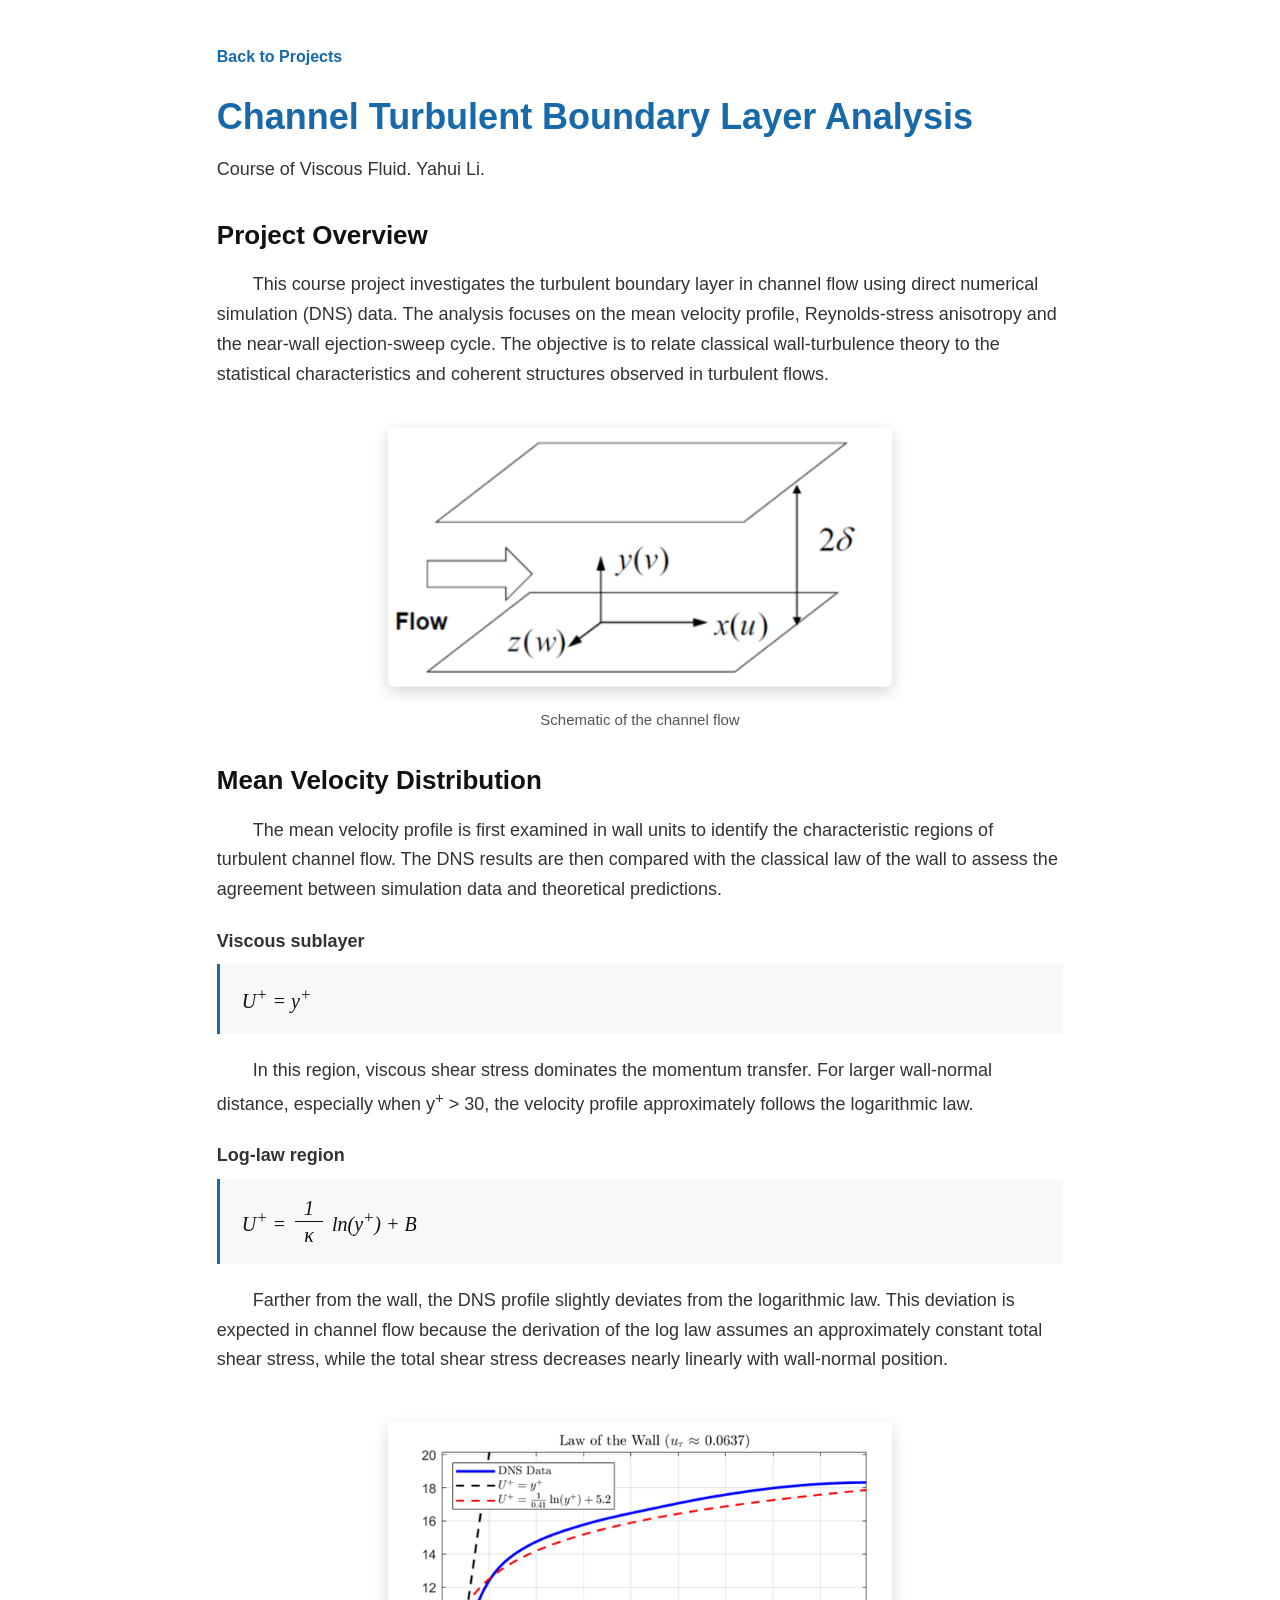
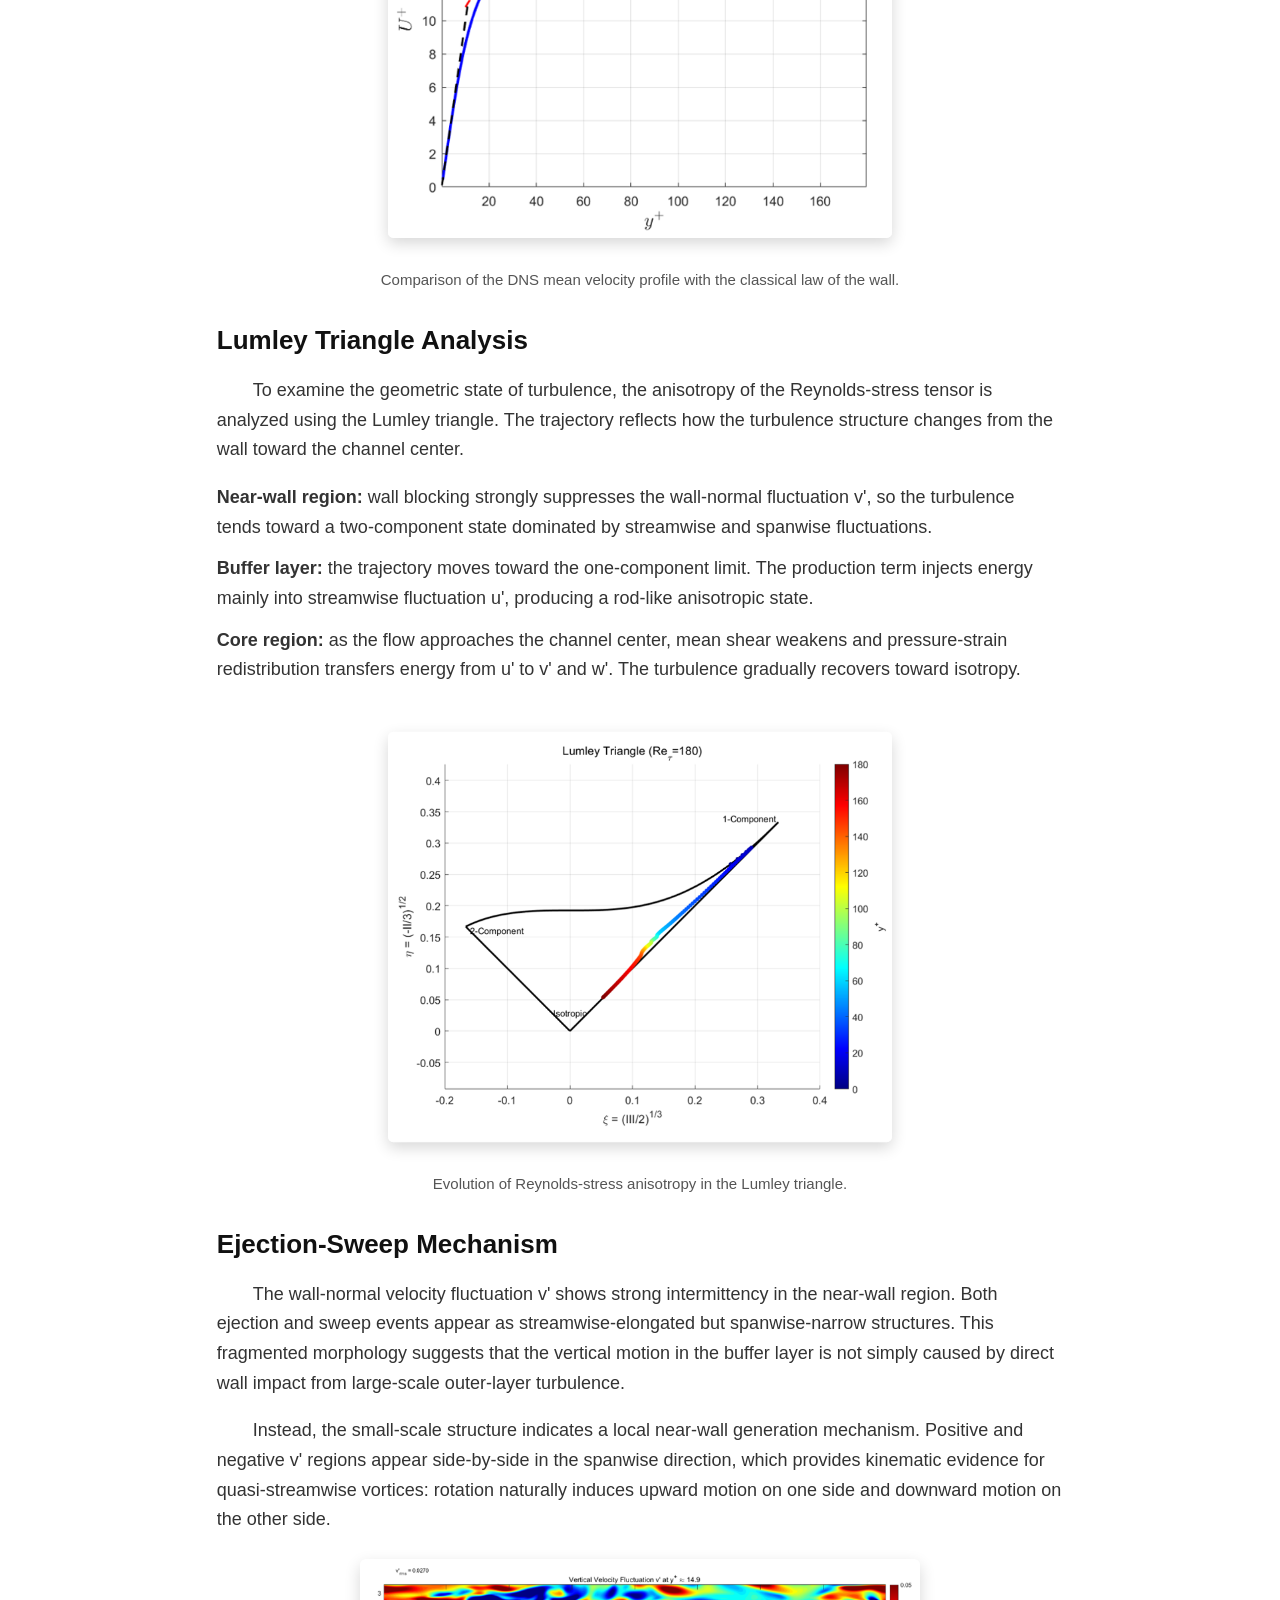
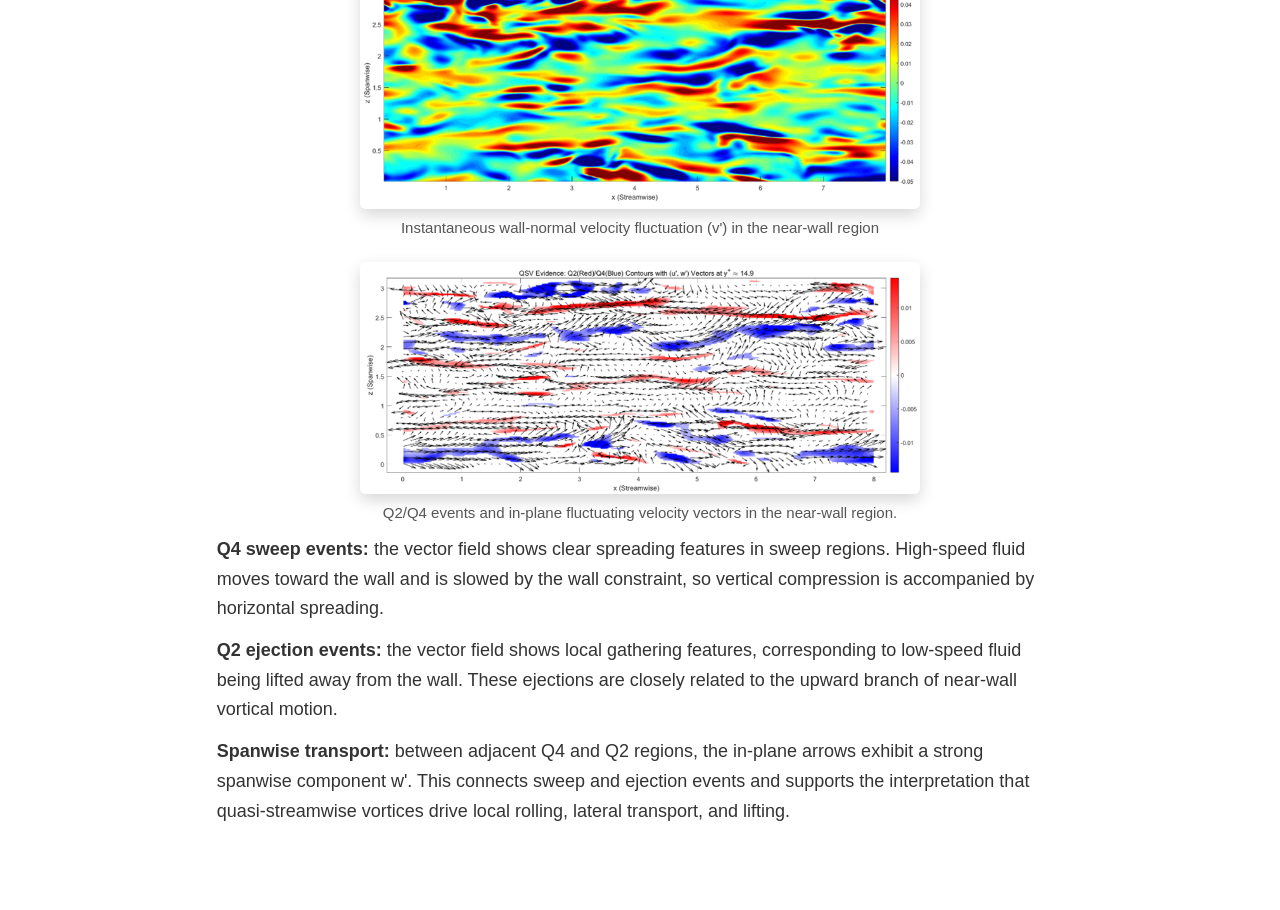
<file: project-boundary.html>
<!DOCTYPE html>
<html lang="en">

<head>
  <meta charset="UTF-8">
  <meta name="viewport" content="width=device-width, initial-scale=1.0">
  <title>Channel Turbulent Boundary Layer Analysis</title>
  <link rel="stylesheet" href="style.css">
</head>

<body>
  <main class="detail-page">
    <a class="back-link" href="index.html#projects">Back to Projects</a>

    <h1>Channel Turbulent Boundary Layer Analysis</h1>
    <p class="detail-meta">Course of Viscous Fluid. Yahui Li.</p>

    <section class="detail-section">
      <h2>Project Overview</h2>
      <p>
        This course project investigates the turbulent boundary layer in channel flow using direct numerical simulation (DNS) data. 
        The analysis focuses on the mean velocity profile, Reynolds-stress anisotropy and the near-wall ejection-sweep cycle. 
        The objective is to relate classical wall-turbulence theory to the statistical characteristics and coherent structures 
        observed in turbulent flows.
      </p>

      <figure class="detail-figure">
        <img
          src="files/Projects/Turbulent_Boundary/Overview.png"
          alt="Schematic of channel turbulent boundary layer structure"
          class="detail-image-scale-90"
        >
        <figcaption>Schematic of the channel flow</figcaption>
      </figure>
    </section>

    <section class="detail-section">
      <h2>Mean Velocity Distribution</h2>
      <p>
        The mean velocity profile is first examined in wall units to identify the characteristic regions of turbulent channel flow. 
        The DNS results are then compared with the classical law of the wall to assess the agreement between simulation data and 
        theoretical predictions.
      </p>

      <div class="equation-block">
        <p class="equation-label">Viscous sublayer</p>
        <div class="equation">
          <div class="formula-row">
            <span>U<sup>+</sup> = y<sup>+</sup></span>
          </div>
        </div>
      </div>

      <p>
        In this region, viscous shear stress dominates the momentum transfer. For larger wall-normal distance, especially when
        y<sup>+</sup> &gt; 30, the velocity profile approximately follows the logarithmic law.
      </p>

      <div class="equation-block">
        <p class="equation-label">Log-law region</p>
        <div class="equation">
          <div class="formula-row">
            <span>U<sup>+</sup> =</span>
            <span class="fraction"><span>1</span><span>&kappa;</span></span>
            <span>ln(y<sup>+</sup>) + B</span>
          </div>
        </div>
      </div>

      <p>
        Farther from the wall, the DNS profile slightly deviates from the logarithmic law. This deviation is expected in channel flow 
        because the derivation of the log law assumes an approximately constant total shear stress, while the total shear stress 
        decreases nearly linearly with wall-normal position.
      </p>

      <figure class="detail-figure">
        <img
          src="files/Projects/Turbulent_Boundary/Velocity_Profile.png"
          alt="Mean Velocity Profile"
          class="detail-image-scale-90"
        >
        <figcaption>Comparison of the DNS mean velocity profile with the classical law of the wall.</figcaption>
      </figure>
    </section>

    <section class="detail-section">
      <h2>Lumley Triangle Analysis</h2>
      <p>
        To examine the geometric state of turbulence, the anisotropy of the Reynolds-stress tensor is analyzed using the Lumley triangle.
        The trajectory reflects how the turbulence structure changes from the wall toward the channel center.
      </p>

      <div class="analysis-list">
        <p>
          <strong>Near-wall region:</strong>
          wall blocking strongly suppresses the wall-normal fluctuation v', so the turbulence tends toward a two-component state dominated by streamwise and spanwise fluctuations.
        </p>
        <p>
          <strong>Buffer layer:</strong>
          the trajectory moves toward the one-component limit. The production term injects energy mainly into streamwise fluctuation u', producing a rod-like anisotropic state.
        </p>
        <p>
          <strong>Core region:</strong>
          as the flow approaches the channel center, mean shear weakens and pressure-strain redistribution transfers energy from u' to v' and w'. The turbulence gradually recovers toward isotropy.
        </p>
      </div>

      <figure class="detail-figure">
        <img
          src="files/Projects/Turbulent_Boundary/Lumley.png"
          alt="Lumley Triangle"
          class="detail-image-scale-90"
        >
        <figcaption>Evolution of Reynolds-stress anisotropy in the Lumley triangle.</figcaption>
      </figure>
    </section>

    <section class="detail-section">
      <h2>Ejection-Sweep Mechanism</h2>
      <p>
        The wall-normal velocity fluctuation v' shows strong intermittency in the near-wall region.
        Both ejection and sweep events appear as streamwise-elongated but spanwise-narrow structures.
        This fragmented morphology suggests that the vertical motion in the buffer layer is not simply caused by direct wall impact from large-scale outer-layer turbulence.
      </p>
      <p>
        Instead, the small-scale structure indicates a local near-wall generation mechanism.
        Positive and negative v' regions appear side-by-side in the spanwise direction, which provides kinematic evidence for quasi-streamwise vortices:
        rotation naturally induces upward motion on one side and downward motion on the other side.
      </p>

      <figure class="detail-figure">
        <img
          src="files/Projects/Turbulent_Boundary/V_fluc.png"
          alt="Instantaneous wall-normal velocity fluctuation"
        >
        <figcaption>Instantaneous wall-normal velocity fluctuation (v') in the near-wall region</figcaption>
      </figure>

      <figure class="detail-figure">
        <img
          src="files/Projects/Turbulent_Boundary/Q2Q4.png"
          alt="Q2 and Q4 events with in-plane fluctuating velocity vectors"
        >
        <figcaption>Q2/Q4 events and in-plane fluctuating velocity vectors in the near-wall region.</figcaption>
      </figure>

      <div class="analysis-list">
        <p> <p>
        <p>
          <strong>Q4 sweep events:</strong>
          the vector field shows clear spreading features in sweep regions. High-speed fluid moves toward the wall and is slowed by the wall constraint, so vertical compression is accompanied by horizontal spreading.
        </p>
        <p>
          <strong>Q2 ejection events:</strong>
          the vector field shows local gathering features, corresponding to low-speed fluid being lifted away from the wall.
          These ejections are closely related to the upward branch of near-wall vortical motion.
        </p>
        <p>
          <strong>Spanwise transport:</strong>
          between adjacent Q4 and Q2 regions, the in-plane arrows exhibit a strong spanwise component w'.
          This connects sweep and ejection events and supports the interpretation that quasi-streamwise vortices drive local rolling, lateral transport, and lifting.
        </p>
      </div>

    </section>
  </main>
</body>

</html>
</file>
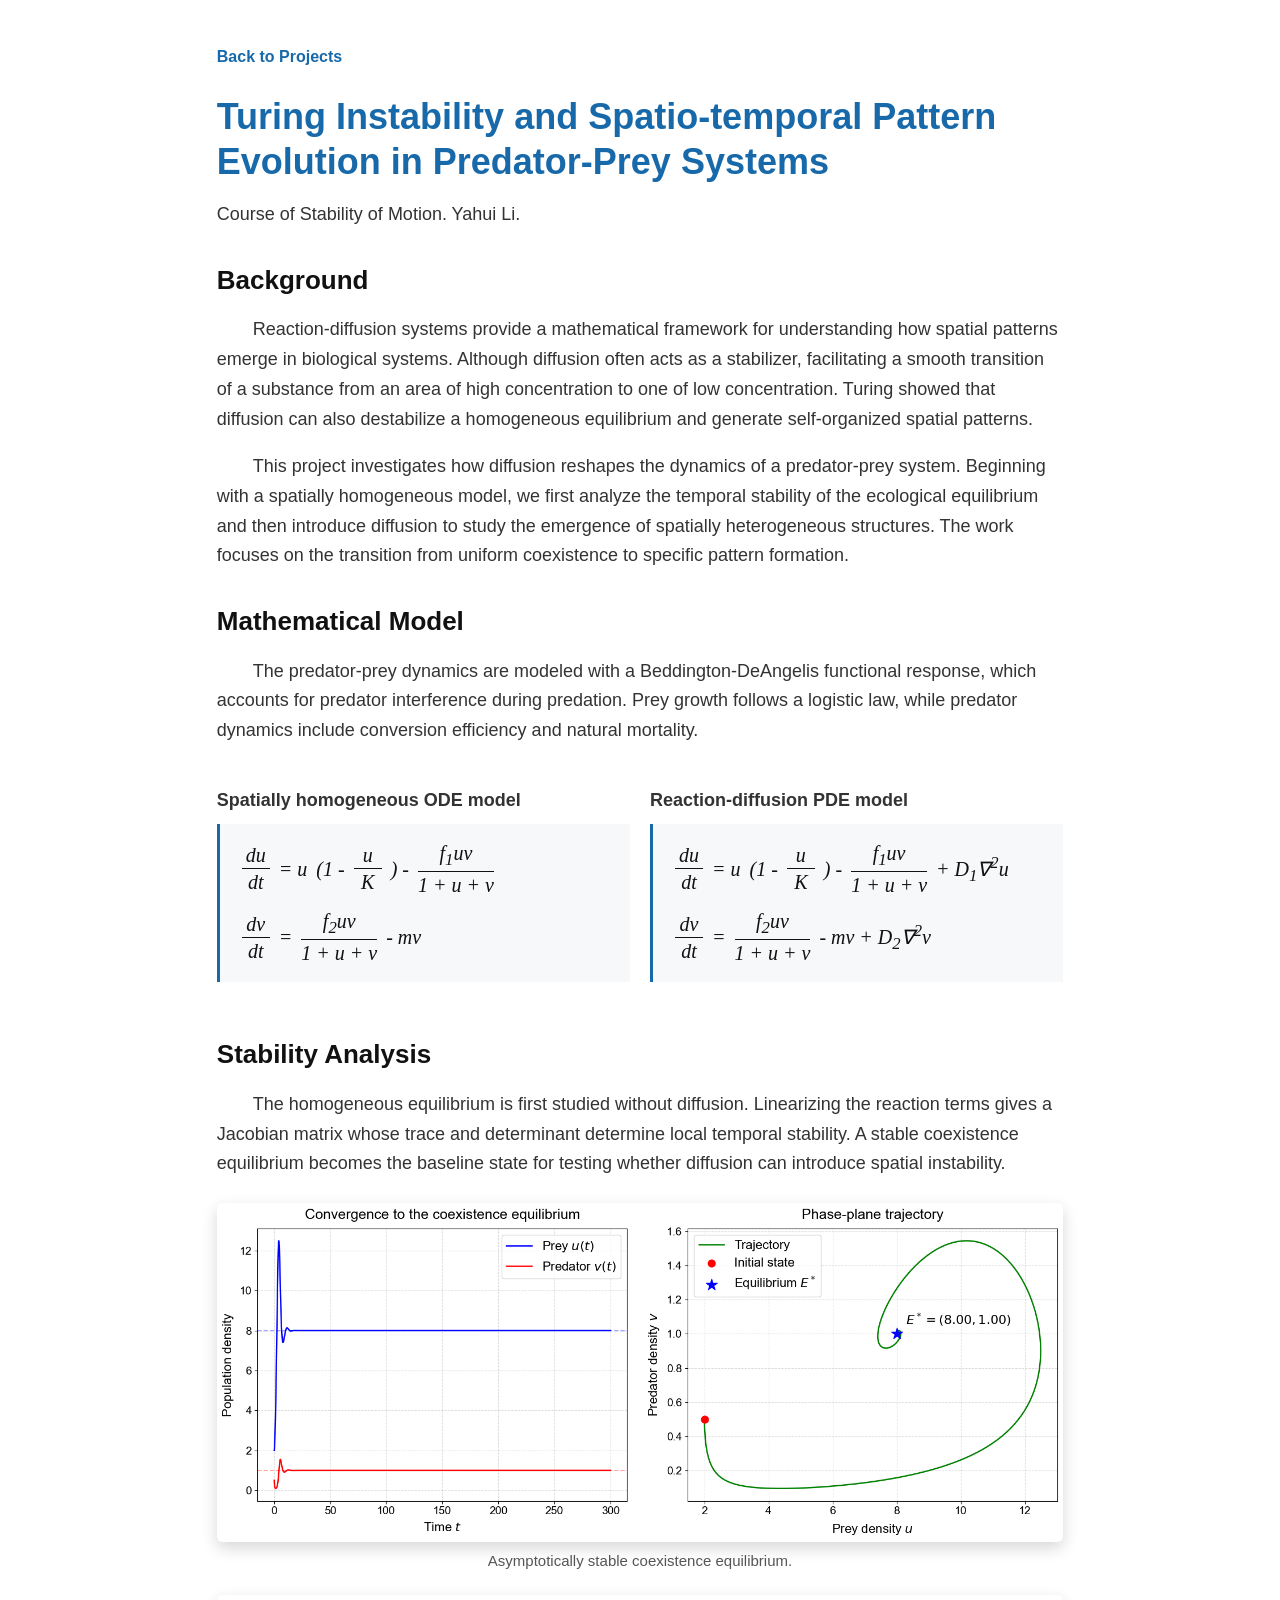
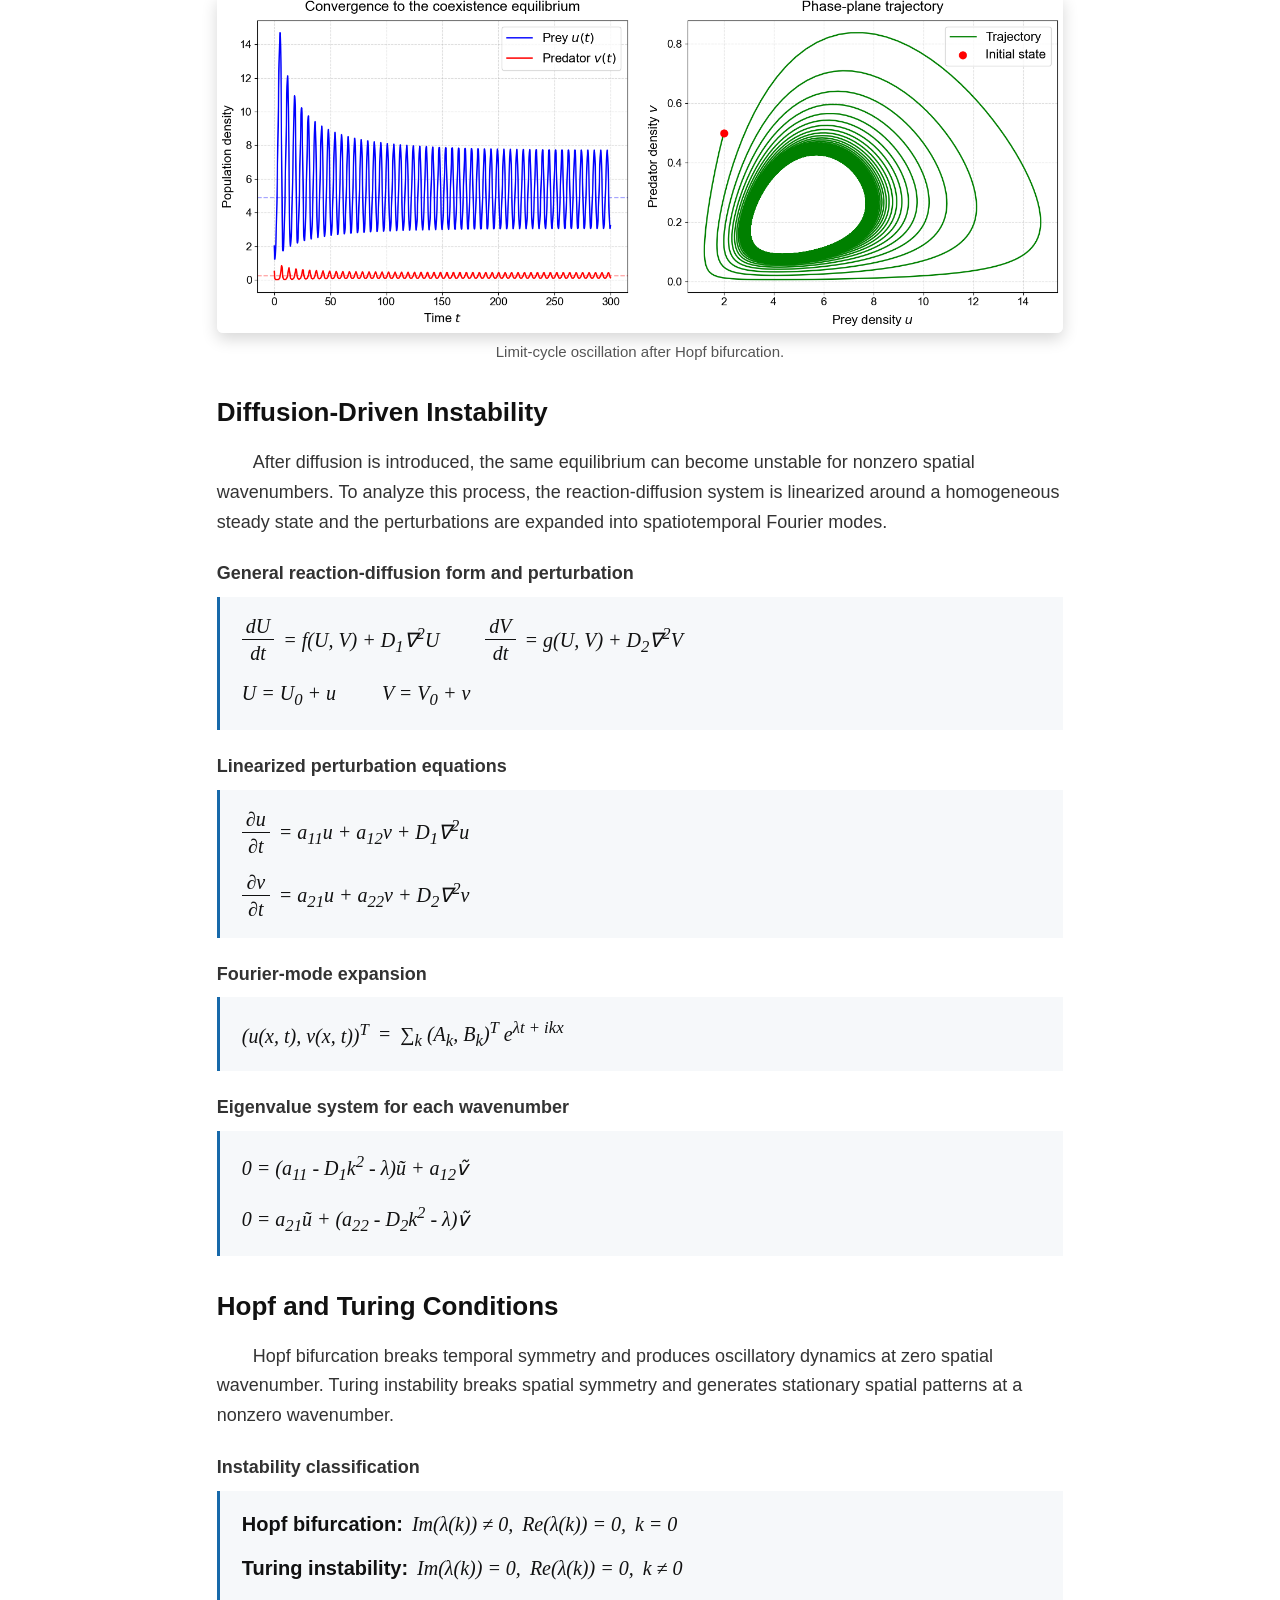
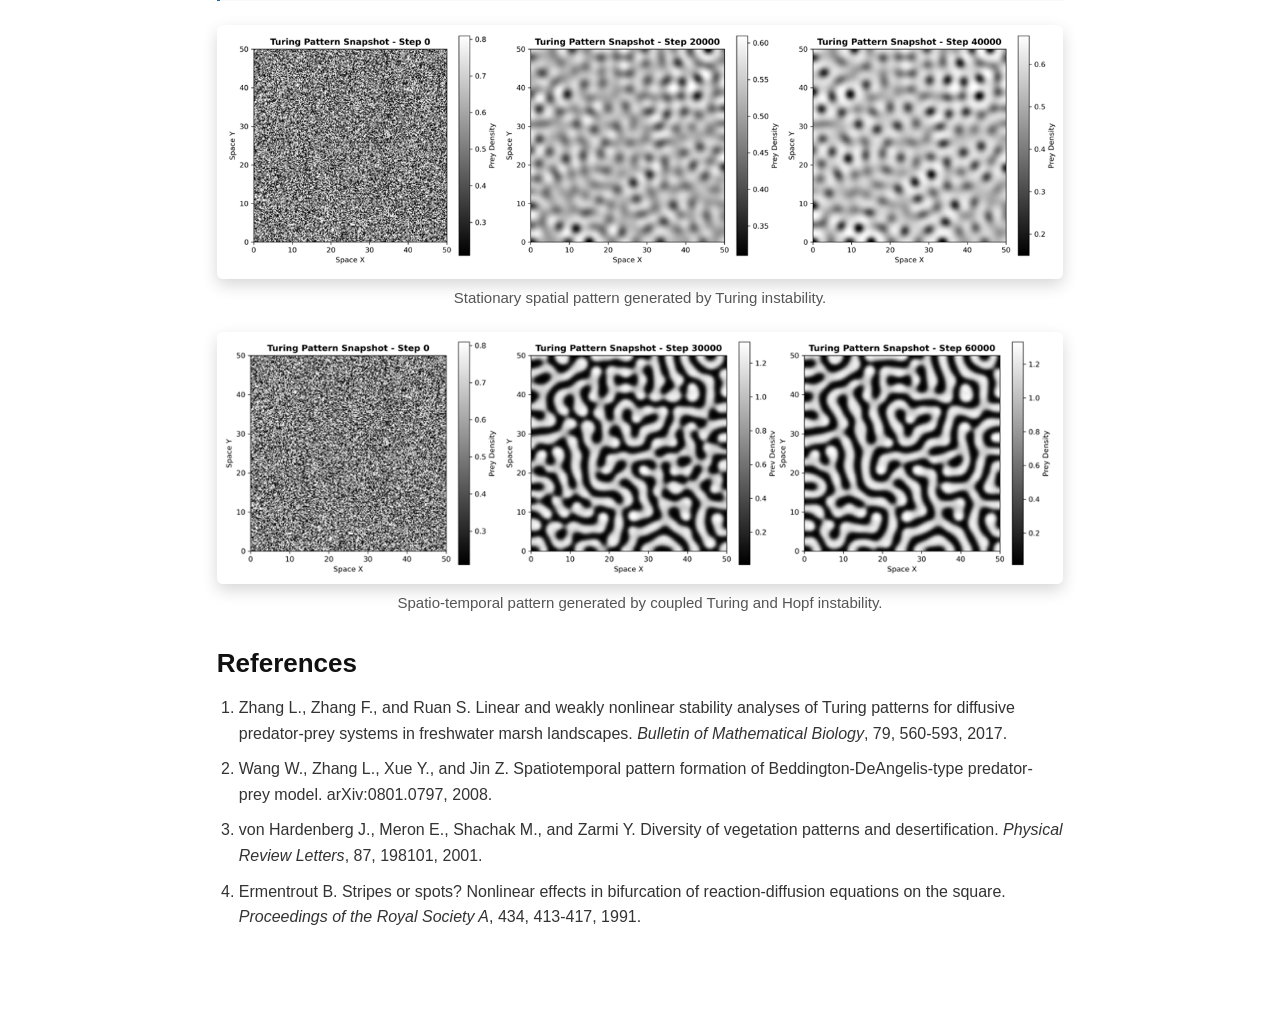
<file: project-instability.html>
<!DOCTYPE html>
<html lang="en">

<head>
  <meta charset="UTF-8">
  <meta name="viewport" content="width=device-width, initial-scale=1.0">
  <title>Turing Instability and Pattern Evolution</title>
  <link rel="stylesheet" href="style.css">
</head>

<body>
  <main class="detail-page">
    <a class="back-link" href="index.html#projects">Back to Projects</a>

    <h1>Turing Instability and Spatio-temporal Pattern Evolution in Predator-Prey Systems</h1>
    <p class="detail-meta">Course of Stability of Motion. Yahui Li.</p>

    <section class="detail-section">
      <h2>Background</h2>
      <p>
        Reaction-diffusion systems provide a mathematical framework for understanding how spatial patterns emerge in biological systems.
        Although diffusion often acts as a stabilizer, facilitating a smooth transition of a substance from an area of high concentration 
        to one of low concentration. Turing showed that diffusion can also destabilize a homogeneous
        equilibrium and generate self-organized spatial patterns.
      </p>
      <p>
        This project investigates how diffusion reshapes the dynamics of a predator-prey system. Beginning with a spatially homogeneous 
        model, we first analyze the temporal stability of the ecological equilibrium and then introduce diffusion to study the emergence 
        of spatially heterogeneous structures. The work focuses on the transition from uniform coexistence to specific pattern 
        formation.
      </p>
    </section>

    <section class="detail-section">
      <h2>Mathematical Model</h2>
      <p>
        The predator-prey dynamics are modeled with a Beddington-DeAngelis functional response, which accounts for predator interference during predation.
        Prey growth follows a logistic law, while predator dynamics include conversion efficiency and natural mortality.
      </p>

      <div class="equation-grid">
        <div class="equation-block">
          <p class="equation-label">Spatially homogeneous ODE model</p>
          <div class="equation">
            <div class="formula-row">
              <span class="fraction"><span>du</span><span>dt</span></span>
              <span>= u</span>
              <span>(1 -</span>
              <span class="fraction"><span>u</span><span>K</span></span>
              <span>) -</span>
              <span class="fraction"><span>f<sub>1</sub>uv</span><span>1 + u + v</span></span>
            </div>
            <div class="formula-row">
              <span class="fraction"><span>dv</span><span>dt</span></span>
              <span>=</span>
              <span class="fraction"><span>f<sub>2</sub>uv</span><span>1 + u + v</span></span>
              <span>- mv</span>
            </div>
          </div>
        </div>

        <div class="equation-block">
          <p class="equation-label">Reaction-diffusion PDE model</p>
          <div class="equation">
            <div class="formula-row">
              <span class="fraction"><span>du</span><span>dt</span></span>
              <span>= u</span>
              <span>(1 -</span>
              <span class="fraction"><span>u</span><span>K</span></span>
              <span>) -</span>
              <span class="fraction"><span>f<sub>1</sub>uv</span><span>1 + u + v</span></span>
              <span>+ D<sub>1</sub>&nabla;<sup>2</sup>u</span>
            </div>
            <div class="formula-row">
              <span class="fraction"><span>dv</span><span>dt</span></span>
              <span>=</span>
              <span class="fraction"><span>f<sub>2</sub>uv</span><span>1 + u + v</span></span>
              <span>- mv + D<sub>2</sub>&nabla;<sup>2</sup>v</span>
            </div>
          </div>
        </div>
      </div>
    </section>

    <section class="detail-section">
      <h2>Stability Analysis</h2>
      <p>
        The homogeneous equilibrium is first studied without diffusion. Linearizing the reaction terms gives a Jacobian matrix whose trace and determinant determine local temporal stability.
        A stable coexistence equilibrium becomes the baseline state for testing whether diffusion can introduce spatial instability.
      </p>

      <div class="figure-stack">
        <figure class="dummy-figure">
          <img
            src="files/Projects/Motion/Stable.png"
            alt="Asymptotically stable coexistence equilibrium"
          >
          <figcaption>Asymptotically stable coexistence equilibrium.</figcaption>
        </figure>
        <figure class="dummy-figure">
          <img
            src="files/Projects/Motion/Oscillation.png"
            alt="Limit-cycle oscillation after Hopf bifurcation"
          >
          <figcaption>Limit-cycle oscillation after Hopf bifurcation.</figcaption>
        </figure>
      </div>
    </section>

    <section class="detail-section">
      <h2>Diffusion-Driven Instability</h2>
      <p>
        After diffusion is introduced, the same equilibrium can become unstable for nonzero spatial wavenumbers.
        To analyze this process, the reaction-diffusion system is linearized around a homogeneous steady state and the perturbations are expanded into spatiotemporal Fourier modes.
      </p>

      <div class="equation-block">
        <p class="equation-label">General reaction-diffusion form and perturbation</p>
        <div class="equation">
          <div class="formula-row">
            <span class="fraction"><span>dU</span><span>dt</span></span>
            <span>= f(U, V) + D<sub>1</sub>&nabla;<sup>2</sup>U</span>
            <span class="formula-gap"></span>
            <span class="fraction"><span>dV</span><span>dt</span></span>
            <span>= g(U, V) + D<sub>2</sub>&nabla;<sup>2</sup>V</span>
          </div>
          <div class="formula-row">
            <span>U = U<sub>0</sub> + u</span>
            <span class="formula-gap"></span>
            <span>V = V<sub>0</sub> + v</span>
          </div>
        </div>
      </div>

      <div class="equation-block">
        <p class="equation-label">Linearized perturbation equations</p>
        <div class="equation">
          <div class="formula-row">
            <span class="fraction"><span>&part;u</span><span>&part;t</span></span>
            <span>= a<sub>11</sub>u + a<sub>12</sub>v + D<sub>1</sub>&nabla;<sup>2</sup>u</span>
          </div>
          <div class="formula-row">
            <span class="fraction"><span>&part;v</span><span>&part;t</span></span>
            <span>= a<sub>21</sub>u + a<sub>22</sub>v + D<sub>2</sub>&nabla;<sup>2</sup>v</span>
          </div>
        </div>
      </div>

      <div class="equation-block">
        <p class="equation-label">Fourier-mode expansion</p>
        <div class="equation">
          <div class="formula-row">
            <span>(u(x, t), v(x, t))<sup>T</sup></span>
            <span>=</span>
            <span>&sum;<sub>k</sub> (A<sub>k</sub>, B<sub>k</sub>)<sup>T</sup> e<sup>&lambda;t + ikx</sup></span>
          </div>
        </div>
      </div>

      <div class="equation-block">
        <p class="equation-label">Eigenvalue system for each wavenumber</p>
        <div class="equation">
          <div class="formula-row">
            <span>0 = (a<sub>11</sub> - D<sub>1</sub>k<sup>2</sup> - &lambda;)u&#771; + a<sub>12</sub>v&#771;</span>
          </div>
          <div class="formula-row">
            <span>0 = a<sub>21</sub>u&#771; + (a<sub>22</sub> - D<sub>2</sub>k<sup>2</sup> - &lambda;)v&#771;</span>
          </div>
        </div>
      </div>
    </section>

    <section class="detail-section">
      <h2>Hopf and Turing Conditions</h2>
      <p>
        Hopf bifurcation breaks temporal symmetry and produces oscillatory dynamics at zero spatial wavenumber.
        Turing instability breaks spatial symmetry and generates stationary spatial patterns at a nonzero wavenumber.
      </p>

      <div class="equation-block">
        <p class="equation-label">Instability classification</p>
        <div class="equation">
          <div class="formula-row">
            <span class="formula-label">Hopf bifurcation:</span>
            <span>Im(&lambda;(k)) &ne; 0,</span>
            <span>Re(&lambda;(k)) = 0,</span>
            <span>k = 0</span>
          </div>
          <div class="formula-row">
            <span class="formula-label">Turing instability:</span>
            <span>Im(&lambda;(k)) = 0,</span>
            <span>Re(&lambda;(k)) = 0,</span>
            <span>k &ne; 0</span>
          </div>
        </div>
      </div>

      <div class="figure-stack">
        <figure class="dummy-figure">
          <img
            src="files/Projects/Motion/Turing.png"
            alt="Turing instability pattern"
          >
          <figcaption>Stationary spatial pattern generated by Turing instability.</figcaption>
        </figure>
        <figure class="dummy-figure">
          <img
            src="files/Projects/Motion/Turing_Hopf.png"
            alt="Turing + Hopf instability pattern"
          >
          <figcaption>Spatio-temporal pattern generated by coupled Turing and Hopf instability.</figcaption>
        </figure>
      </div>
    </section>

    <section class="detail-section">
      <h2>References</h2>
      <ol class="reference-list">
        <li>Zhang L., Zhang F., and Ruan S. Linear and weakly nonlinear stability analyses of Turing patterns for diffusive predator-prey systems in freshwater marsh landscapes. <em>Bulletin of Mathematical Biology</em>, 79, 560-593, 2017.</li>
        <li>Wang W., Zhang L., Xue Y., and Jin Z. Spatiotemporal pattern formation of Beddington-DeAngelis-type predator-prey model. arXiv:0801.0797, 2008.</li>
        <li>von Hardenberg J., Meron E., Shachak M., and Zarmi Y. Diversity of vegetation patterns and desertification. <em>Physical Review Letters</em>, 87, 198101, 2001.</li>
        <li>Ermentrout B. Stripes or spots? Nonlinear effects in bifurcation of reaction-diffusion equations on the square. <em>Proceedings of the Royal Society A</em>, 434, 413-417, 1991.</li>
      </ol>
    </section>
  </main>
</body>

</html>
</file>
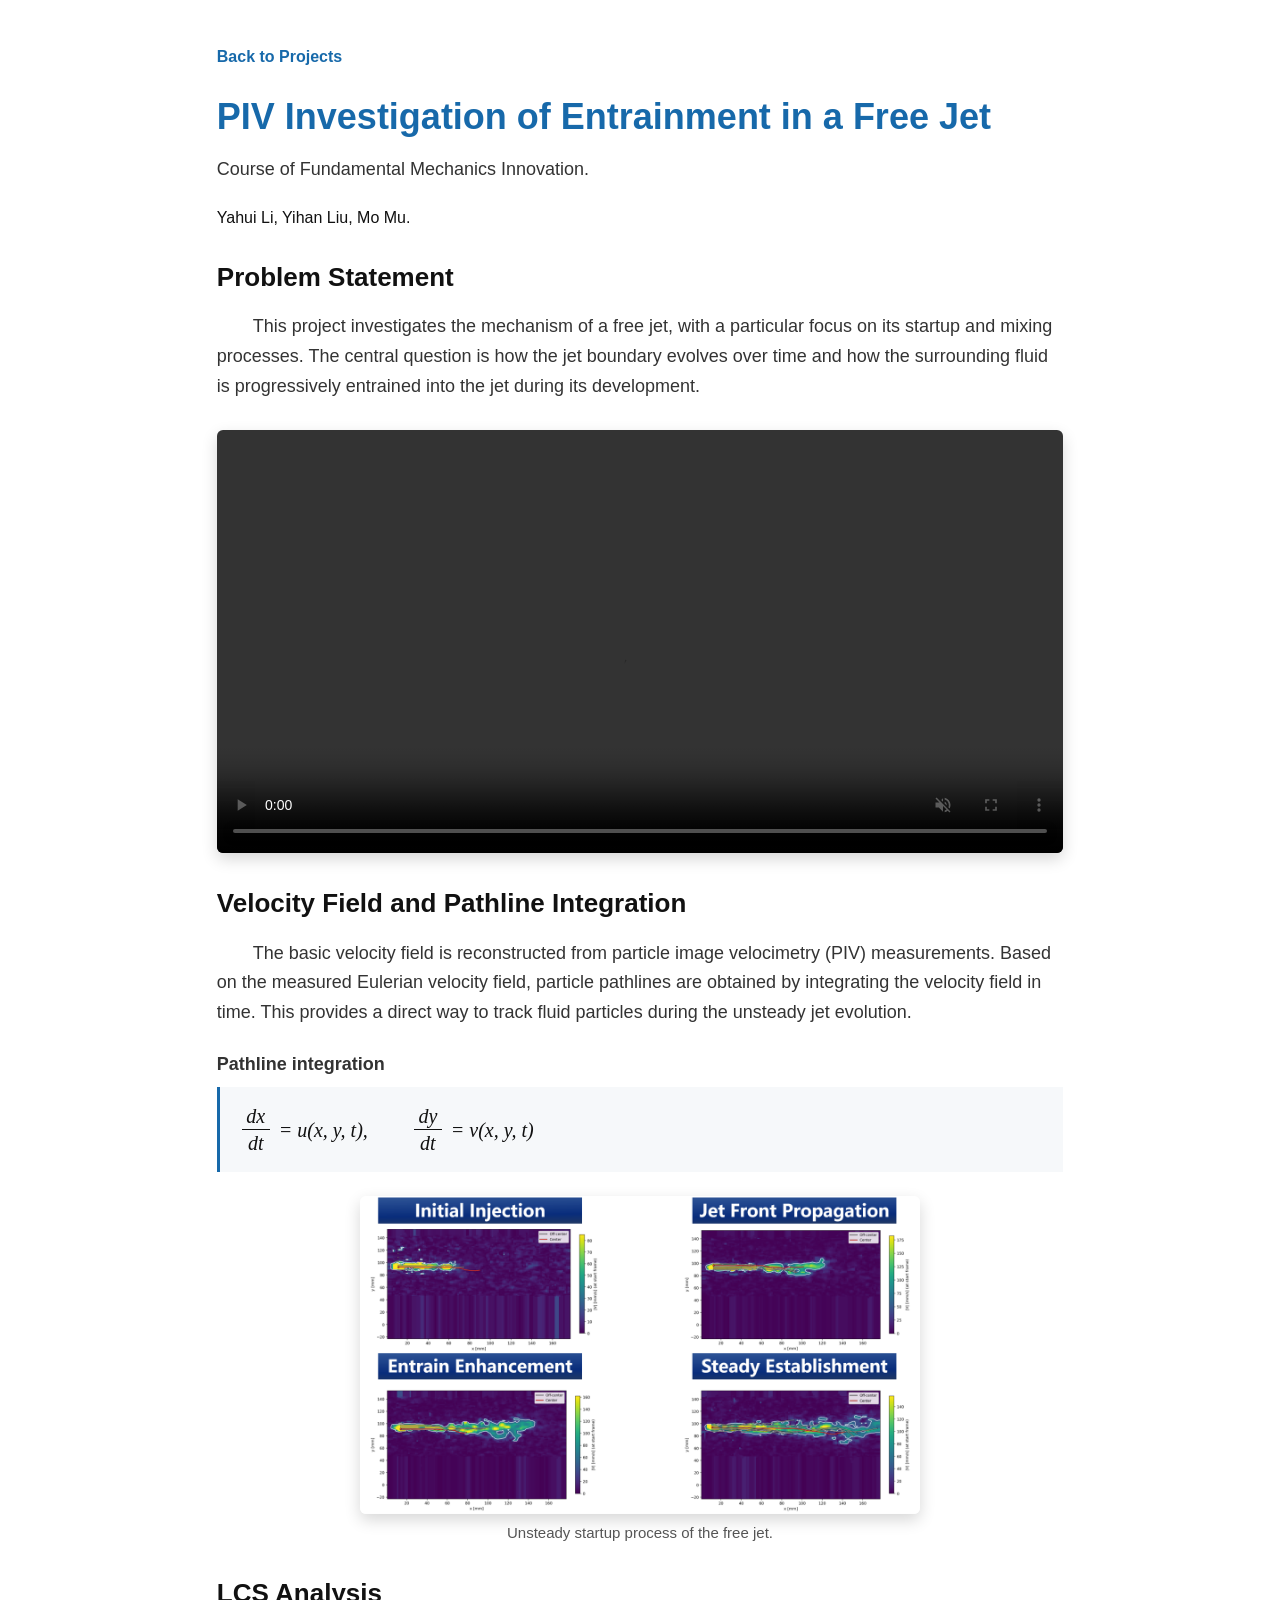
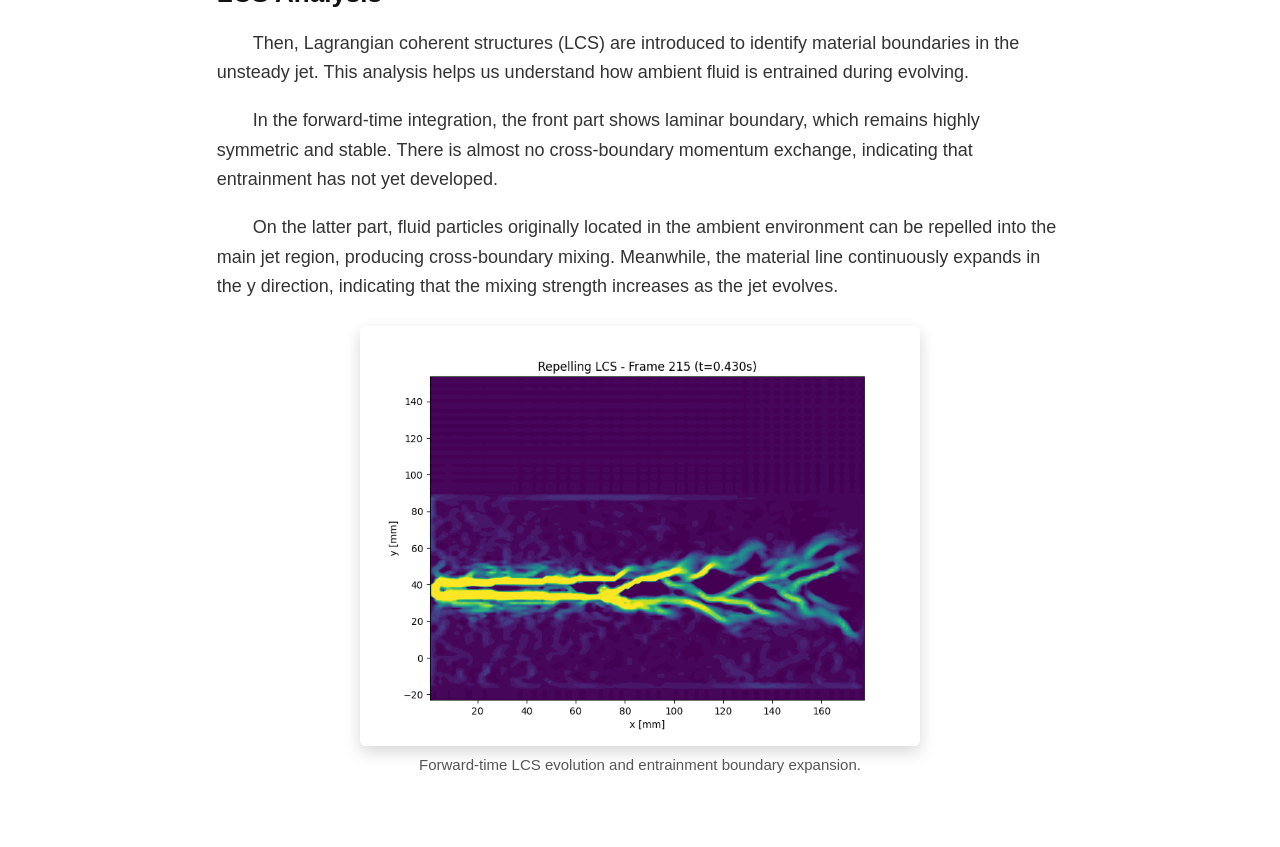
<file: project-piv.html>
<!DOCTYPE html>
<html lang="en">

<head>
  <meta charset="UTF-8">
  <meta name="viewport" content="width=device-width, initial-scale=1.0">
  <title>PIV Investigation of Entrainment</title>
  <link rel="stylesheet" href="style.css">
</head>

<body>
  <main class="detail-page">
    <a class="back-link" href="index.html#projects">Back to Projects</a>
    <h1>PIV Investigation of Entrainment in a Free Jet</h1>
    <p class="detail-meta">Course of Fundamental Mechanics Innovation. </p>
    </p> Yahui Li, Yihan Liu, Mo Mu.</p>

    <section class="detail-section">
      <h2>Problem Statement</h2>
      <p>
        This project investigates the mechanism of a free jet, with a particular focus on its startup and mixing processes. 
        The central question is how the jet boundary evolves over time and how the surrounding fluid is progressively entrained 
        into the jet during its development.
      </p>

      <div class="detail-media">
      <video src="files/Projects/PIV/Entrainment_PIV.mp4" autoplay loop muted playsinline controls></video>
    </div>
    </section>

    <section class="detail-section">
      <h2>Velocity Field and Pathline Integration</h2>
      <p>
        The basic velocity field is reconstructed from particle image velocimetry (PIV) measurements.
        Based on the measured Eulerian velocity field, particle pathlines are obtained by integrating the velocity field in time.
        This provides a direct way to track fluid particles during the unsteady jet evolution.
      </p>

      <div class="equation-block">
        <p class="equation-label">Pathline integration</p>
        <div class="equation">
          <div class="formula-row">
            <span class="fraction"><span>dx</span><span>dt</span></span>
            <span>= u(x, y, t),</span>
            <span class="formula-gap"></span>
            <span class="fraction"><span>dy</span><span>dt</span></span>
            <span>= v(x, y, t)</span>
          </div>
        </div>
      </div>

      <figure class="detail-figure">
        <img
          src="files/Projects/PIV/Unsteady_Establish.png"
          alt="Unsteady startup process of the free jet"
        >
        <figcaption>Unsteady startup process of the free jet.</figcaption>
      </figure>
    </section>

    <section class="detail-section">
      <h2>LCS Analysis</h2>
      <p>
        Then, Lagrangian coherent structures (LCS) are introduced to identify material boundaries in the unsteady jet.
        This analysis helps us understand how ambient fluid is entrained during evolving.
      </p>
      <p>
        In the forward-time integration, the front part shows laminar boundary, which remains highly symmetric and stable.
        There is almost no cross-boundary momentum exchange, indicating that entrainment has not yet developed.
      </p>
      <p>
        On the latter part, fluid particles originally located in the ambient environment can be repelled into the main jet region, producing cross-boundary mixing.
        Meanwhile, the material line continuously expands in the y direction, indicating that the mixing strength increases as the jet evolves.
      </p>

      <figure class="detail-figure">
        <img
          src="files/Projects/PIV/LCS_Evolution_FORWARD.gif"
          alt="Forward-time LCS evolution of free-jet entrainment"
        >
        <figcaption>Forward-time LCS evolution and entrainment boundary expansion.</figcaption>
      </figure>
    </section>

  </main>
</body>

</html>
</file>
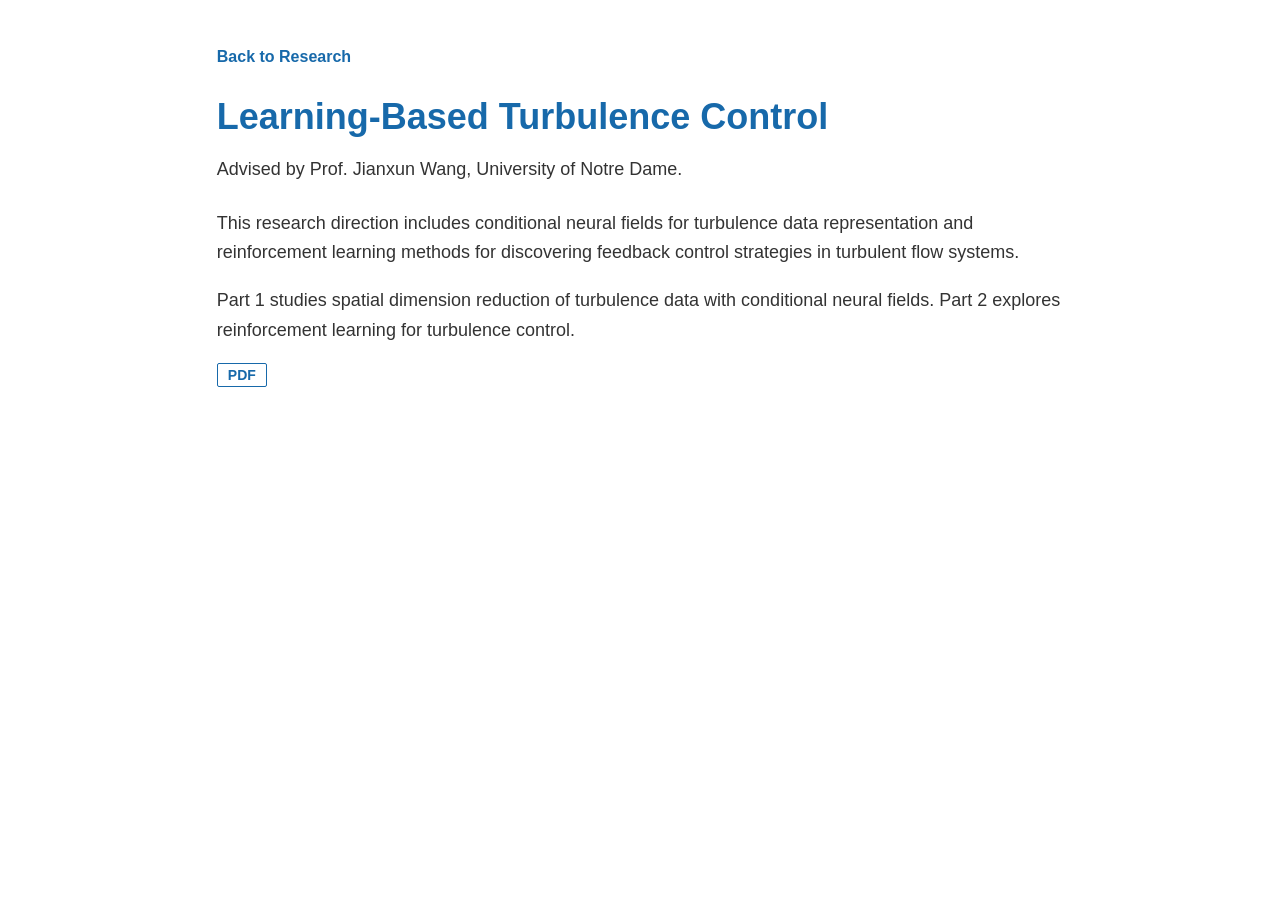
<file: research-turbulence-control.html>
<!DOCTYPE html>
<html lang="en">

<head>
  <meta charset="UTF-8">
  <meta name="viewport" content="width=device-width, initial-scale=1.0">
  <title>Learning-Based Turbulence Control</title>
  <link rel="stylesheet" href="style.css">
</head>

<body>
  <main class="detail-page">
    <a class="back-link" href="index.html#research">Back to Research</a>
    <h1>Learning-Based Turbulence Control</h1>
    <p class="detail-meta">Advised by Prof. Jianxun Wang, University of Notre Dame.</p>
    <p>
      This research direction includes conditional neural fields for turbulence data representation and reinforcement learning methods for discovering feedback control strategies in turbulent flow systems.
    </p>
    <p>
      Part 1 studies spatial dimension reduction of turbulence data with conditional neural fields. Part 2 explores reinforcement learning for turbulence control.
    </p>
    <div class="item-links">
      <a class="paper-link" href="https://pubs.aip.org/aip/pof/article/38/2/025153/3380896/Conditional-neural-field-for-spatial-dimension" target="_blank" rel="noopener noreferrer">PDF</a>
    </div>
  </main>
</body>

</html>
</file>
<file: style.css>
/* Base */
* {
  box-sizing: border-box;
}

html {
  scroll-behavior: smooth;
  scroll-padding-top: 84px;
}

body {
  margin: 0;
  color: #111;
  font-family: Arial, Helvetica, sans-serif;
  background: #fff;
}

a {
  color: #1769aa;
  text-decoration: none;
}

a:hover {
  color: #0f4f86;
  text-decoration: underline;
}

section {
  margin-top: 36px;
}

section h2 {
  margin: 0 0 16px;
  font-size: 30px;
}

footer {
  padding: 24px 6vw;
  color: #555;
  text-align: center;
}

/* Navigation */
.scroll-progress {
  position: fixed;
  top: 0;
  left: 0;
  z-index: 20;
  width: 0;
  height: 3px;
  background: #1769aa;
}

.site-nav {
  position: sticky;
  top: 0;
  z-index: 10;
  display: flex;
  justify-content: flex-end;
  gap: 34px;
  padding: 18px 6vw;
  border-bottom: 1px solid #6ba7d6;
  background: #1769aa;
  backdrop-filter: blur(12px);
  box-shadow: 0 3px 12px rgba(0, 0, 0, 0.12);
}

.site-nav a {
  color: #fff;
  font-size: 19px;
  font-weight: 500;
}

.site-nav a:hover {
  color: #f3fbff;
}

/* Hero */
.hero {
  padding: 40px 0 36px;
}

.hero-container {
  display: flex;
  align-items: center;
  justify-content: space-between;
  gap: 56px;
  width: min(1160px, calc(100% - 18vw));
  margin: 0 auto;
}

.intro {
  flex: 1;
  max-width: 900px;
}

.intro h1 {
  margin: 0 0 36px;
  font-size: 54px;
  line-height: 1.05;
  font-weight: 700;
}

.intro p {
  margin: 0 0 18px 18px;
  font-size: 18px;
  line-height: 1.55;
}

.profile {
  flex: 0 0 auto;
  width: 280px;
  text-align: center;
}

.profile-photo {
  display: block;
  width: 230px;
  height: 300px;
  margin: 0 auto;
  object-fit: cover;
  object-position: center 58%;
  border-radius: 50%;
  box-shadow: 0 10px 26px rgba(0, 0, 0, 0.18);
}

.profile-info {
  margin-top: 24px;
  color: #555;
  font-size: 18px;
  line-height: 1.45;
}

.profile-info p {
  margin: 4px 0;
}

.social-links {
  display: flex;
  flex-wrap: wrap;
  justify-content: center;
  gap: 18px;
  margin-top: 20px;
  font-size: 17px;
  font-weight: 700;
}

/* Main Sections */
.container {
  width: min(1160px, calc(100% - 18vw));
  margin: 0 auto;
  padding: 0 0 48px;
}

#research-interests {
  margin-top: 8px;
}

.section-heading-row {
  display: flex;
  align-items: baseline;
  flex-wrap: wrap;
  gap: 44px;
  margin-bottom: 16px;
}

.section-heading-row h2 {
  margin-bottom: 0;
}

.section-note {
  margin: 0;
  color: #666;
  font-size: 18px;
}

/* Research Interests */
.interest-block {
  max-width: 1000px;
  margin-left: 22px;
}

.interest-summary,
.interest-inline {
  margin: 0;
  color: #333;
  font-size: 18px;
  line-height: 1.65;
}

.interest-summary {
  text-indent: 2em;
}

.interest-inline {
  margin-top: 10px;
  margin-left: 2em;
  color: #666;
  font-weight: 500;
}

/* Shared Cards */
.research-list,
.project-list,
.publication-list {
  display: grid;
  gap: 0;
}

.research-item,
.project-item {
  display: grid;
  grid-template-columns: 360px 1fr;
  align-items: center;
  gap: 46px;
  padding: 36px 0;
  border-bottom: 1px solid #e2e2e2;
}

.research-item:first-child,
.project-item:first-child {
  padding-top: 18px;
}

.research-media,
.project-media,
.publication-media,
.image-card-media {
  position: relative;
  width: 100%;
  overflow: hidden;
  border-radius: 6px;
  background: transparent;
  box-shadow: 0 6px 16px rgba(0, 0, 0, 0.16);
}

.research-media,
.project-media {
  aspect-ratio: 16 / 9;
}

.publication-media,
.image-card-media {
  aspect-ratio: 4 / 3;
  background: #f4f6f8;
}

.research-media video,
.research-media img,
.project-media video,
.project-media img,
.publication-media img,
.image-card-media img {
  display: block;
  width: 100%;
  height: 100%;
  object-fit: cover;
}

.image-contain {
  object-fit: contain !important;
  object-position: center;
  padding: 12px;
  background: #fff;
}

.item-links {
  display: flex;
  gap: 8px;
  margin-top: 10px;
}

.paper-link {
  display: inline-flex;
  align-items: center;
  justify-content: center;
  min-width: 44px;
  min-height: 24px;
  padding: 2px 10px;
  border: 1px solid #1769aa;
  border-radius: 2px;
  color: #1769aa;
  font-size: 14px;
  font-weight: 700;
  line-height: 1;
}

.paper-link:hover {
  color: #fff;
  background: #1769aa;
  text-decoration: none;
}

/* Research */
.research-content h3,
.research-title {
  margin: 0 0 12px;
  color: #1769aa;
  font-size: 23px;
  line-height: 1.35;
  font-weight: 600;
}

.research-content h3 a {
  color: inherit;
}

.research-authors,
.research-meta,
.research-description {
  margin: 0;
  color: #666;
  font-size: 18px;
  line-height: 1.5;
}

.research-authors {
  color: #333;
}

.research-description {
  margin-top: 6px;
}

.research-media-compare {
  display: grid;
  grid-template-columns: 1fr 1fr;
  gap: 0;
  background: transparent;
}

.research-media-compare video {
  min-width: 0;
  border-radius: 0;
  transform: scale(0.9);
}

.research-media-compare video:first-child {
  object-position: 35% center;
}

.research-media-compare video:last-child {
  object-position: 58% center;
}

.research-part .part-title {
  font-size: 18px;
  line-height: 1.45;
}

.part-heading {
  display: flex;
  align-items: center;
  gap: 14px;
}

.part-heading .part-title {
  margin: 0;
}

.research-learning .research-part + .research-part {
  margin-top: 28px;
}

.research-learning .research-part .part-title {
  margin-bottom: 14px;
}

.research-learning .part-heading {
  margin-bottom: 14px;
}

.research-learning .part-heading .part-title {
  margin-bottom: 0;
}

.research-learning .research-part > :not(.part-title) {
  margin-left: 2em;
}

.research-learning .research-part > .part-heading {
  margin-left: 0;
}

.detail-indent {
  margin-left: 2em;
}

.video-speed-controls {
  position: absolute;
  left: 10px;
  bottom: 10px;
  display: flex;
  gap: 8px;
}

.video-speed-controls button {
  min-width: 36px;
  padding: 4px 10px;
  border: 1px solid #b8b8b8;
  border-radius: 3px;
  color: #444;
  background: rgba(238, 238, 238, 0.92);
  font: inherit;
  font-size: 13px;
  font-weight: 600;
  cursor: pointer;
}

.video-speed-controls button:hover,
.video-speed-controls button.active {
  border-color: #444;
  color: #111;
  background: #8f8f8f;
}

/* Projects */
.project-media video {
  transform: translateY(16px) scale(1.18);
}

.project-media video.project-video-scale-90 {
  transform: scale(0.95);
}

.project-image-scale-90,
.detail-image-scale-90 {
  transform: scale(0.9);
}

.project-content h3 {
  margin: 0 0 18px;
  color: #1769aa;
  font-size: 24px;
  line-height: 1.35;
  font-weight: 600;
}

.project-course,
.project-authors {
  margin: 0;
  line-height: 1.5;
}

.project-course {
  color: #111;
  font-size: 18px;
  font-weight: 400;
  line-height: 1.35;
}

.project-authors {
  margin-top: 18px;
  color: #666;
  font-size: 16px;
  font-weight: 400;
}

/* Publications */
.publication-item {
  display: grid;
  grid-template-columns: 260px 1fr;
  align-items: center;
  gap: 42px;
  padding: 28px 0;
  border-bottom: 1px solid #e2e2e2;
}

.publication-content {
  max-width: 780px;
}

.publication-title {
  margin: 0 0 8px;
  color: #111;
  font-size: 21px;
  line-height: 1.35;
  font-weight: 600;
}

.publication-authors,
.publication-meta {
  margin: 0;
  color: #111;
  font-size: 17px;
  line-height: 1.5;
}

/* Detail Pages */
.detail-page {
  max-width: 1000px;
  margin: 0 auto;
  padding: 48px 6vw 72px;
}

.back-link {
  display: inline-block;
  margin-bottom: 28px;
  font-size: 16px;
  font-weight: 600;
}

.detail-page h1 {
  margin: 0 0 16px;
  color: #1769aa;
  font-size: 36px;
  line-height: 1.25;
}

.detail-meta {
  margin: 0 0 24px;
  color: #555;
  font-size: 18px;
  line-height: 1.5;
}

.detail-page p {
  color: #333;
  font-size: 18px;
  line-height: 1.65;
}

.detail-section {
  margin-top: 34px;
}

.detail-section h2 {
  margin: 0 0 14px;
  color: #111;
  font-size: 26px;
  line-height: 1.3;
}

.detail-section h3 {
  margin: 26px 0 10px;
  color: #1769aa;
  font-size: 22px;
  line-height: 1.35;
}

.detail-section > p {
  text-indent: 2em;
}

.detail-media {
  margin-top: 28px;
  overflow: hidden;
  border-radius: 6px;
  background: #f4f6f8;
  box-shadow: 0 6px 16px rgba(0, 0, 0, 0.16);
}

.detail-media video,
.detail-media img {
  display: block;
  width: 100%;
  height: auto;
}

.detail-figure {
  max-width: 560px;
  margin: 24px auto 0;
  text-align: center;
}

.detail-figure img {
  display: block;
  width: 100%;
  height: auto;
  margin: 0 auto;
  border-radius: 6px;
  box-shadow: 0 6px 16px rgba(0, 0, 0, 0.16);
}

.detail-figure figcaption,
.dummy-figure figcaption {
  margin-top: 8px;
  color: #555;
  font-size: 15px;
  line-height: 1.4;
  text-align: center;
}

.analysis-list p {
  margin: 0 0 12px;
  color: #333;
  font-size: 18px;
  line-height: 1.65;
  text-indent: 0;
}

/* Equations */
.equation-block {
  margin: 22px 0;
}

.equation-grid {
  display: grid;
  grid-template-columns: 1fr 1fr;
  gap: 20px;
}

.equation-label {
  margin: 0 0 8px;
  color: #111;
  font-weight: 700;
}

.equation {
  display: grid;
  gap: 14px;
  padding: 18px 22px;
  overflow-x: auto;
  border-left: 3px solid #1769aa;
  background: #f6f8fa;
  color: #111;
  font-family: "Cambria Math", "Times New Roman", Times, serif;
  font-size: 20px;
  font-style: italic;
  line-height: 1.5;
}

.formula-label {
  font-family: Arial, Helvetica, sans-serif;
  font-style: normal;
  font-weight: 600;
}

.formula-row {
  display: flex;
  align-items: center;
  gap: 9px;
  min-width: max-content;
}

.formula-gap {
  width: 28px;
}

.fraction {
  display: inline-grid;
  grid-template-rows: auto auto;
  align-items: center;
  min-width: 28px;
  text-align: center;
  line-height: 1.1;
  vertical-align: middle;
}

.fraction span:first-child {
  padding: 0 4px 2px;
  border-bottom: 1px solid currentColor;
}

.fraction span:last-child {
  padding-top: 2px;
}

/* Figures */
.figure-stack {
  display: grid;
  gap: 24px;
  margin-top: 24px;
}

.dummy-figure {
  margin: 0;
}

.dummy-figure div {
  display: grid;
  min-height: 190px;
  place-items: center;
  border: 1px dashed #8aa8c5;
  border-radius: 6px;
  background: #eef5fb;
  color: #6a7f94;
  font-size: 18px;
  font-weight: 600;
  text-align: center;
}

.dummy-figure img {
  display: block;
  width: 100%;
  height: auto;
  border-radius: 6px;
  box-shadow: 0 6px 16px rgba(0, 0, 0, 0.16);
}

.reference-list {
  margin: 0;
  padding-left: 22px;
  color: #333;
  font-size: 16px;
  line-height: 1.6;
}

.reference-list li {
  margin-bottom: 10px;
}

/* Responsive */
@media (max-width: 900px) {
  .hero-container {
    flex-direction: column-reverse;
    align-items: flex-start;
    gap: 28px;
  }

  .profile {
    width: 100%;
  }

  .profile-photo {
    width: min(62vw, 230px);
    height: min(80vw, 300px);
    margin: 0 auto;
  }

  .intro h1 {
    font-size: 44px;
  }

  .intro p {
    font-size: 17px;
  }

  .site-nav {
    justify-content: flex-start;
    gap: 18px;
    overflow-x: auto;
    padding: 12px 6vw;
  }

  .research-item,
  .project-item,
  .publication-item {
    grid-template-columns: 1fr;
    gap: 18px;
  }

  .publication-item {
    padding-left: 0;
  }

  .publication-content {
    padding-left: 0;
  }

  .research-content h3,
  .research-title {
    font-size: 20px;
  }

  .project-content h3 {
    font-size: 21px;
  }

  .research-authors,
  .research-meta,
  .research-description,
  .project-course,
  .project-authors,
  .publication-authors,
  .publication-meta {
    font-size: 16px;
  }

  .publication-title {
    font-size: 19px;
  }

  .detail-page h1 {
    font-size: 28px;
  }

  .equation-grid {
    grid-template-columns: 1fr;
  }
}
</file>
